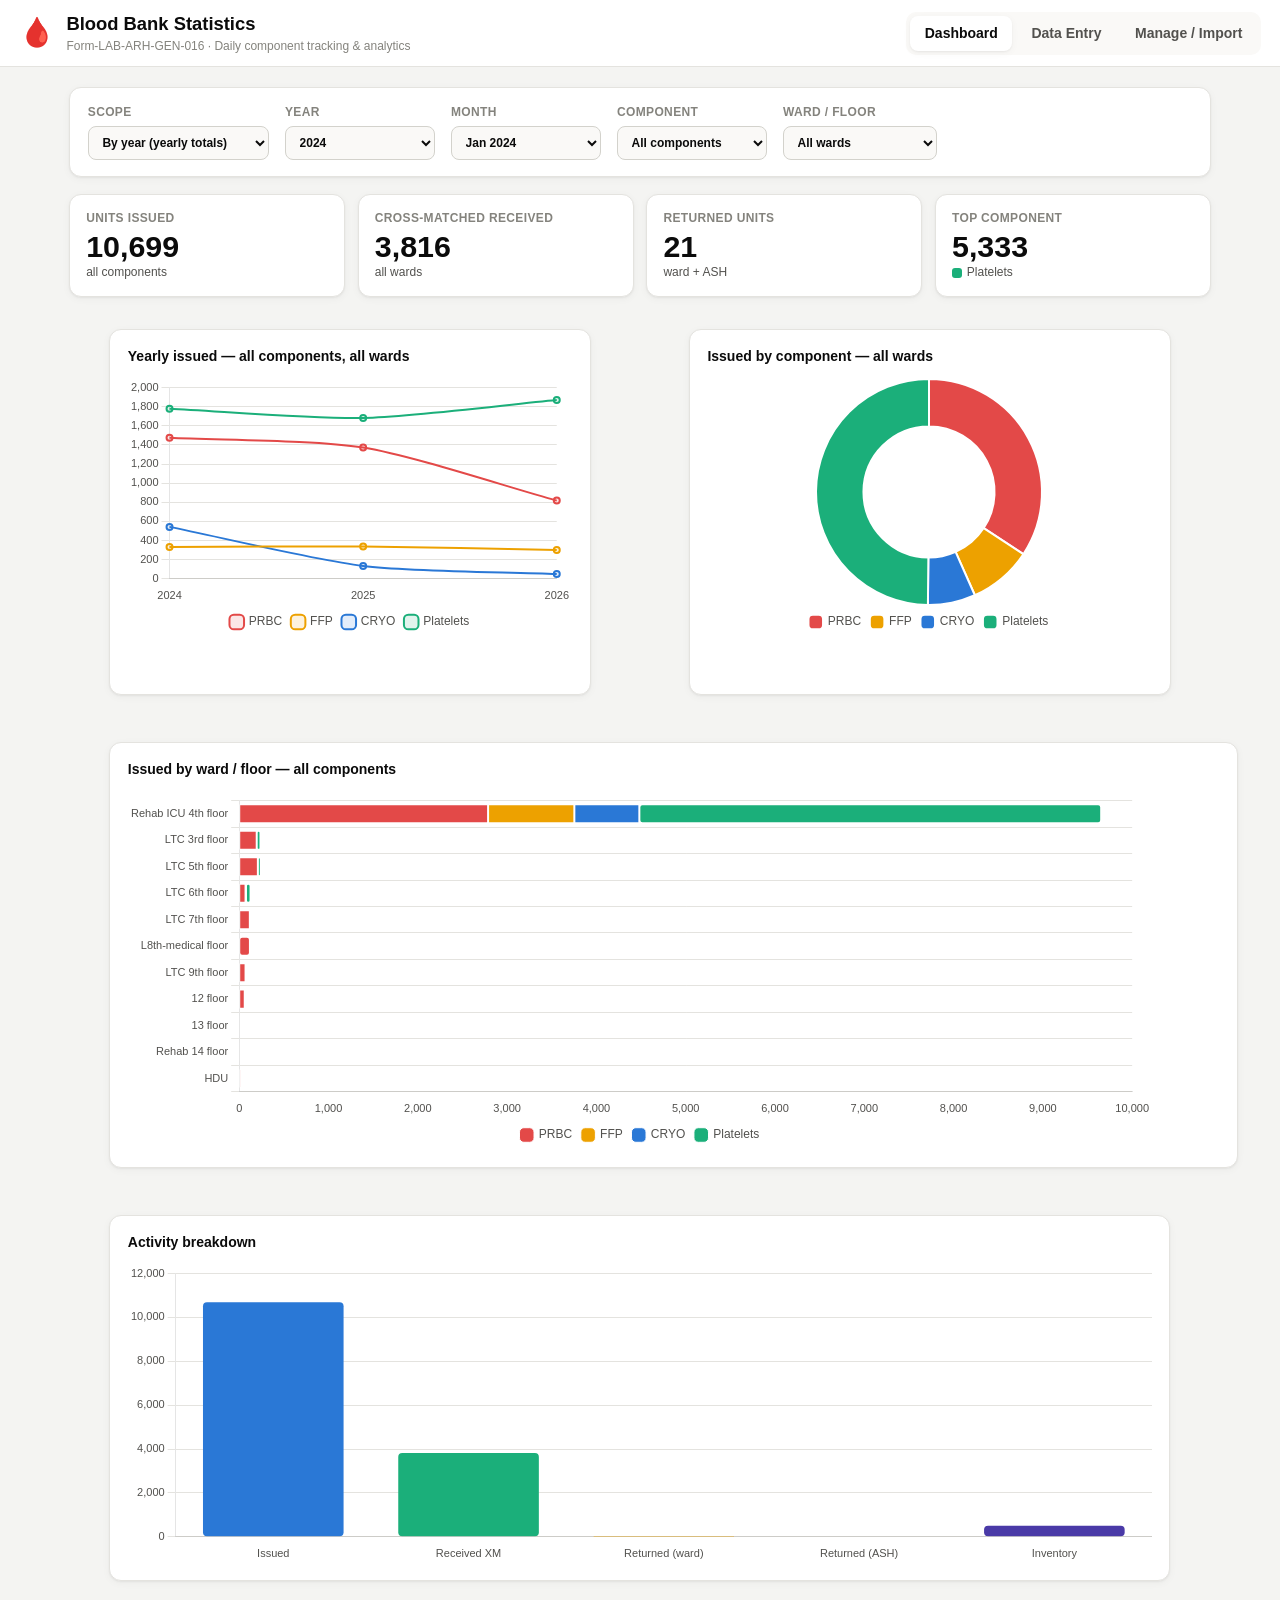
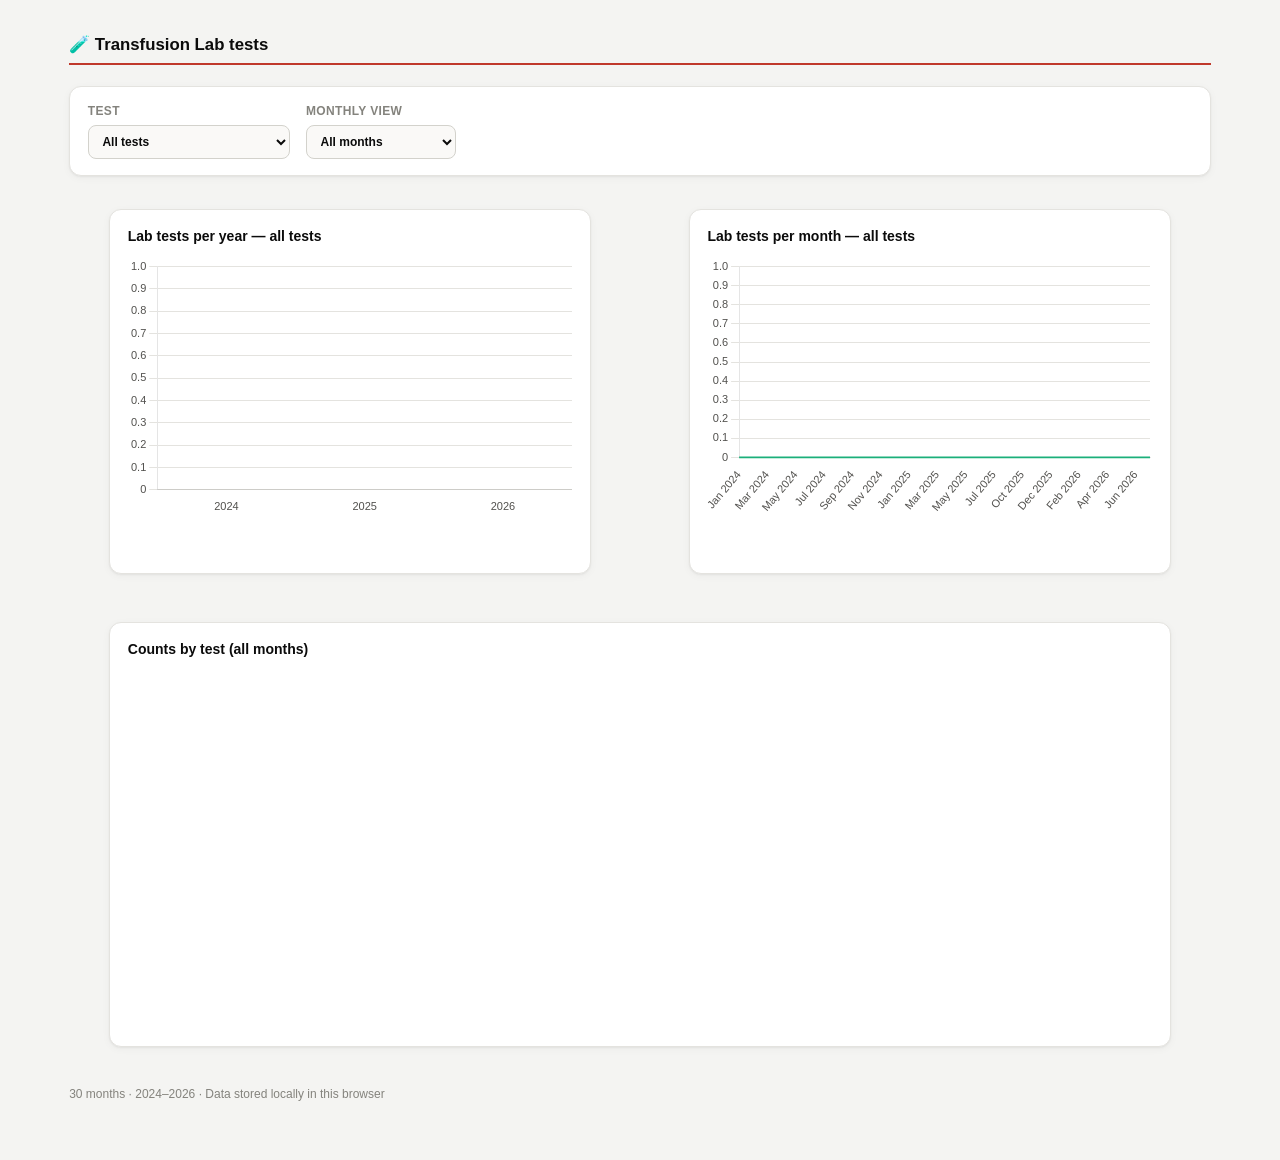
<file: index.html>
<!doctype html>
<html lang="en">
<head>
<meta charset="utf-8">
<meta name="viewport" content="width=device-width, initial-scale=1">
<title>Blood Bank Statistics</title>
<link rel="stylesheet" href="styles.css">
</head>
<body>
<header class="topbar">
  <div class="brand">
    <span class="drop">🩸</span>
    <div>
      <h1>Blood Bank Statistics</h1>
      <p class="sub">Form-LAB-ARH-GEN-016 · Daily component tracking &amp; analytics</p>
    </div>
  </div>
  <nav class="tabs" id="tabs">
    <button data-view="dashboard" class="active">Dashboard</button>
    <button data-view="entry">Data Entry</button>
    <button data-view="manage">Manage / Import</button>
  </nav>
</header>

<main>
  <!-- DASHBOARD -->
  <section id="view-dashboard" class="view">
    <div class="filters card">
      <label>Scope
        <select id="f-scope">
          <option value="year">By year (yearly totals)</option>
          <option value="month">By month (within a year)</option>
          <option value="day">By day (within a month)</option>
        </select>
      </label>
      <label id="wrap-year">Year <select id="f-year"></select></label>
      <label id="wrap-month" hidden>Month <select id="f-month"></select></label>
      <label>Component
        <select id="f-component">
          <option value="__all">All components</option>
        </select>
      </label>
      <label>Ward / Floor
        <select id="f-ward"><option value="__all">All wards</option></select>
      </label>
    </div>

    <div class="kpis" id="kpis"></div>

    <div class="grid2">
      <figure class="card chart-card">
        <figcaption id="cap-trend">Trend</figcaption>
        <div class="canvas-wrap"><canvas id="chart-trend"></canvas></div>
      </figure>
      <figure class="card chart-card">
        <figcaption id="cap-component">Issued by component</figcaption>
        <div class="canvas-wrap"><canvas id="chart-component"></canvas></div>
      </figure>
    </div>
    <div class="grid2">
      <figure class="card chart-card wide">
        <figcaption id="cap-ward">Issued by ward / floor</figcaption>
        <div class="canvas-wrap tall"><canvas id="chart-ward"></canvas></div>
      </figure>
      <figure class="card chart-card">
        <figcaption>Activity breakdown</figcaption>
        <div class="canvas-wrap"><canvas id="chart-sections"></canvas></div>
      </figure>
    </div>

    <div class="section-divider">🧪 Transfusion Lab tests</div>
    <div class="filters card">
      <label>Test
        <select id="f-labtest"><option value="__all">All tests</option></select>
      </label>
      <label>Monthly view
        <select id="f-labyear"></select>
      </label>
    </div>
    <div class="grid2">
      <figure class="card chart-card">
        <figcaption id="cap-lab-year">Lab tests per year</figcaption>
        <div class="canvas-wrap"><canvas id="chart-lab-year"></canvas></div>
      </figure>
      <figure class="card chart-card">
        <figcaption id="cap-lab-month">Lab tests per month</figcaption>
        <div class="canvas-wrap"><canvas id="chart-lab-month"></canvas></div>
      </figure>
    </div>
    <figure class="card chart-card wide">
      <figcaption id="cap-lab-test">Counts by test</figcaption>
      <div class="canvas-wrap tall"><canvas id="chart-lab-test"></canvas></div>
    </figure>
  </section>

  <!-- DATA ENTRY -->
  <section id="view-entry" class="view" hidden>
    <div class="filters card">
      <label>Month
        <select id="e-month"></select>
      </label>
      <label>Section
        <select id="e-section">
          <option value="issue">Issuing (by component &amp; ward)</option>
          <option value="received">Received Cross-matched (by ward)</option>
          <option value="returned_ward">Returned from Ward (by component)</option>
          <option value="returned_ash">Returned ARH→ASH (by component)</option>
          <option value="inventory">Daily inventory from ASH (by component)</option>
          <option value="labtests">Transfusion Lab tests (by test)</option>
          <option value="signatures">Daily staff signature</option>
        </select>
      </label>
      <label id="e-wrap-comp">Component
        <select id="e-component"></select>
      </label>
      <span class="entry-add">
        <select id="e-add-month" aria-label="Month to add">
          <option value="1">January</option><option value="2">February</option>
          <option value="3">March</option><option value="4">April</option>
          <option value="5">May</option><option value="6">June</option>
          <option value="7">July</option><option value="8">August</option>
          <option value="9">September</option><option value="10">October</option>
          <option value="11">November</option><option value="12">December</option>
        </select>
        <input type="number" id="e-add-year" min="2000" max="2100" step="1" placeholder="Year" aria-label="Year to add">
        <button id="e-btn-add-month" class="primary">＋ Add month</button>
      </span>
      <span class="entry-hint" id="e-hint"></span>
    </div>
    <div class="card table-scroll">
      <table id="entry-table" class="grid"></table>
    </div>
  </section>

  <!-- MANAGE -->
  <section id="view-manage" class="view" hidden>
    <div class="card">
      <h2>Add a month</h2>
      <p class="muted">Create a blank month to start entering daily data.</p>
      <div class="row">
        <select id="add-month">
          <option value="1">January</option><option value="2">February</option>
          <option value="3">March</option><option value="4">April</option>
          <option value="5">May</option><option value="6">June</option>
          <option value="7">July</option><option value="8">August</option>
          <option value="9">September</option><option value="10">October</option>
          <option value="11">November</option><option value="12">December</option>
        </select>
        <input type="number" id="add-year" min="2000" max="2100" step="1" placeholder="Year">
        <button id="btn-add-month" class="primary">Add month</button>
      </div>
    </div>

    <div class="card">
      <h2>Import / Export</h2>
      <p class="muted">Back up or move your data. JSON keeps everything; Excel is a per-month report.</p>
      <div class="row">
        <button id="btn-report" class="primary">📊 Export report (graphs + analysis)</button>
        <button id="btn-export-xlsx">⬇ Export Excel (styled + charts)</button>
        <button id="btn-export-forms">⬇ Export Excel (monthly forms)</button>
        <button id="btn-export-json">⬇ Export JSON (full backup)</button>
        <label class="filebtn">⬆ Import JSON<input type="file" id="imp-json" accept=".json" hidden></label>
        <label class="filebtn">⬆ Import Excel workbook<input type="file" id="imp-xlsx" accept=".xlsx,.xls" hidden></label>
      </div>
      <p id="io-msg" class="io-msg"></p>
    </div>

    <div class="card">
      <h2>Months on record</h2>
      <div id="month-list" class="month-list"></div>
    </div>

    <div class="card danger-zone">
      <h2>Reset</h2>
      <p class="muted">Restore the original workbook data, or wipe everything.</p>
      <div class="row">
        <button id="btn-reseed">Restore bundled data</button>
        <button id="btn-wipe" class="danger">Delete all data</button>
      </div>
    </div>
  </section>
</main>

<footer class="foot"><span id="foot-count"></span> · Data stored locally in this browser</footer>
<div id="report-offscreen" style="position:absolute;left:-99999px;top:0;width:0;height:0;overflow:hidden;"></div>

<script src="vendor/chart.umd.js"></script>
<script src="vendor/xlsx.full.min.js"></script>
<script src="vendor/jszip.min.js"></script>
<script src="data-seed.js"></script>
<script src="template-embed.js"></script>
<script src="template-form-embed.js"></script>
<script src="app.js"></script>
</body>
</html>
</file>
<file: styles.css>
:root{
  --surface-0:#f4f4f2; --surface-1:#ffffff; --surface-2:#faf9f7;
  --border:#e4e3df; --border-strong:#d3d2cc;
  --text-primary:#0b0b0b; --text-secondary:#52514e; --text-muted:#84837d;
  --accent:#c0392b; --accent-ink:#fff;
  --s-prbc:#e34948; --s-ffp:#eda100; --s-cryo:#2a78d6; --s-plt:#1baf7a;
  --good:#008300; --warn:#eda100;
  --shadow:0 1px 2px rgba(0,0,0,.05),0 2px 8px rgba(0,0,0,.04);
  --radius:12px;
}
@media (prefers-color-scheme: dark){
  :root{
    --surface-0:#131312; --surface-1:#1e1e1c; --surface-2:#242422;
    --border:#33322e; --border-strong:#403f3a;
    --text-primary:#ffffff; --text-secondary:#c3c2b7; --text-muted:#8f8e85;
    --accent:#e05a4b;
    --s-prbc:#e66767; --s-ffp:#c98500; --s-cryo:#3987e5; --s-plt:#199e70;
    --shadow:0 1px 2px rgba(0,0,0,.3);
  }
}
:root[data-theme="dark"]{color-scheme:dark;}
*{box-sizing:border-box;}
html,body{margin:0;padding:0;}
body{
  font-family:-apple-system,BlinkMacSystemFont,"Segoe UI",Roboto,Helvetica,Arial,sans-serif;
  background:var(--surface-0); color:var(--text-primary);
  font-size:15px; line-height:1.45;
}
h1,h2{margin:0;font-weight:650;}
.muted{color:var(--text-muted);font-size:13px;margin:.2rem 0 .8rem;}

.topbar{
  position:sticky;top:0;z-index:10;background:var(--surface-1);
  border-bottom:1px solid var(--border);padding:.7rem 1.2rem;
  display:flex;flex-wrap:wrap;gap:1rem;align-items:center;justify-content:space-between;
}
.brand{display:flex;align-items:center;gap:.7rem;}
.brand .drop{font-size:1.8rem;}
.brand h1{font-size:1.15rem;}
.brand .sub{margin:0;color:var(--text-muted);font-size:12px;}
.tabs{display:flex;gap:.3rem;background:var(--surface-2);padding:.25rem;border-radius:10px;}
.tabs button{
  border:0;background:transparent;color:var(--text-secondary);
  padding:.45rem .9rem;border-radius:8px;cursor:pointer;font-size:14px;font-weight:550;
}
.tabs button.active{background:var(--surface-1);color:var(--text-primary);box-shadow:var(--shadow);}

main{max-width:1180px;margin:1.2rem auto;padding:0 1.2rem;}
.view{display:flex;flex-direction:column;gap:1.1rem;}
.view[hidden]{display:none;}
.card{background:var(--surface-1);border:1px solid var(--border);border-radius:var(--radius);padding:1rem 1.1rem;box-shadow:var(--shadow);}

.filters{display:flex;flex-wrap:wrap;gap:1rem;align-items:end;}
.filters label,.row label:not(.filebtn){display:flex;flex-direction:column;font-size:12px;color:var(--text-muted);gap:.3rem;font-weight:600;text-transform:uppercase;letter-spacing:.03em;}
select,input[type=number]{
  font:inherit;padding:.5rem .6rem;border:1px solid var(--border-strong);
  border-radius:8px;background:var(--surface-2);color:var(--text-primary);min-width:150px;
}
.entry-hint{font-size:12px;color:var(--text-muted);align-self:center;}
.entry-hint.err-hint{color:var(--danger,#e5484d);font-weight:600;}
.entry-add{display:flex;gap:.4rem;align-items:center;}
.entry-add #e-add-year{width:90px;min-width:0;}
.entry-add #e-add-month{min-width:120px;}

.kpis{display:grid;grid-template-columns:repeat(auto-fit,minmax(150px,1fr));gap:.8rem;}
.kpi{background:var(--surface-1);border:1px solid var(--border);border-radius:var(--radius);padding:.9rem 1rem;box-shadow:var(--shadow);}
.kpi .k-label{font-size:12px;color:var(--text-muted);text-transform:uppercase;letter-spacing:.03em;font-weight:600;}
.kpi .k-value{font-size:1.9rem;font-weight:700;line-height:1.1;margin-top:.2rem;}
.kpi .k-sub{font-size:12px;color:var(--text-secondary);}
.kpi .swatch{display:inline-block;width:10px;height:10px;border-radius:3px;margin-right:.3rem;vertical-align:middle;}

.section-divider{margin:1.2rem 0 .2rem;font-size:1.05rem;font-weight:700;color:var(--text-primary);padding-bottom:.4rem;border-bottom:2px solid var(--accent);}
.grid2{display:grid;grid-template-columns:1fr 1fr;gap:1.1rem;}
.chart-card figcaption{font-weight:600;font-size:14px;margin:0 0 .7rem;}
.chart-card.wide{grid-column:1 / -1;}
.canvas-wrap{position:relative;height:300px;}
.canvas-wrap.tall{height:360px;}
@media(max-width:820px){.grid2{grid-template-columns:1fr;}.canvas-wrap{height:260px;}}

.table-scroll{overflow-x:auto;padding:.3rem;}
table.grid{border-collapse:collapse;width:100%;font-size:13px;}
table.grid th,table.grid td{border:1px solid var(--border);padding:2px;text-align:center;}
table.grid thead th{background:var(--surface-2);position:sticky;top:0;font-size:11px;color:var(--text-secondary);}
table.grid td.rowhead,table.grid th.rowhead{text-align:left;white-space:nowrap;font-weight:600;padding:4px 8px;position:sticky;left:0;background:var(--surface-1);z-index:1;}
table.grid td.total{font-weight:700;background:var(--surface-2);}
table.grid tfoot td{font-weight:700;background:var(--surface-2);}
table.grid input{width:38px;min-width:0;text-align:center;border:1px solid transparent;background:transparent;padding:3px 1px;border-radius:4px;}
table.grid input:focus{border-color:var(--accent);background:var(--surface-2);outline:none;}
table.grid input:not(:placeholder-shown){font-weight:600;}
table.grid input.cell-selected{background:color-mix(in srgb,var(--accent) 20%,transparent);border-color:var(--accent);}
table.grid input.sig{width:64px;text-align:left;font-weight:500;padding:3px 4px;}

.row{display:flex;flex-wrap:wrap;gap:.6rem;align-items:center;}
button{font:inherit;font-weight:600;cursor:pointer;border:1px solid var(--border-strong);background:var(--surface-2);color:var(--text-primary);padding:.5rem .9rem;border-radius:8px;}
button:hover{border-color:var(--accent);}
button.primary{background:var(--accent);color:var(--accent-ink);border-color:var(--accent);}
button.danger{color:#fff;background:#c0392b;border-color:#c0392b;}
.filebtn{background:var(--surface-2);border:1px solid var(--border-strong);padding:.5rem .9rem;border-radius:8px;cursor:pointer;font-weight:600;font-size:15px;}
.filebtn:hover{border-color:var(--accent);}
.io-msg{font-size:13px;margin:.6rem 0 0;min-height:1.1em;}
.io-msg.ok{color:var(--good);}
.io-msg.err{color:var(--accent);}

.month-list{display:flex;flex-wrap:wrap;gap:.5rem;}
.month-pill{display:flex;align-items:center;gap:.5rem;background:var(--surface-2);border:1px solid var(--border);border-radius:20px;padding:.35rem .8rem;font-size:13px;font-weight:600;}
.month-pill button{padding:.1rem .45rem;border-radius:50%;line-height:1;border:0;background:transparent;color:var(--text-muted);}
.month-pill button:hover{color:var(--accent);}
.danger-zone{border-color:color-mix(in srgb,var(--accent) 30%,var(--border));}
.foot{max-width:1180px;margin:1.5rem auto;padding:0 1.2rem 2rem;color:var(--text-muted);font-size:12px;}
</file>
